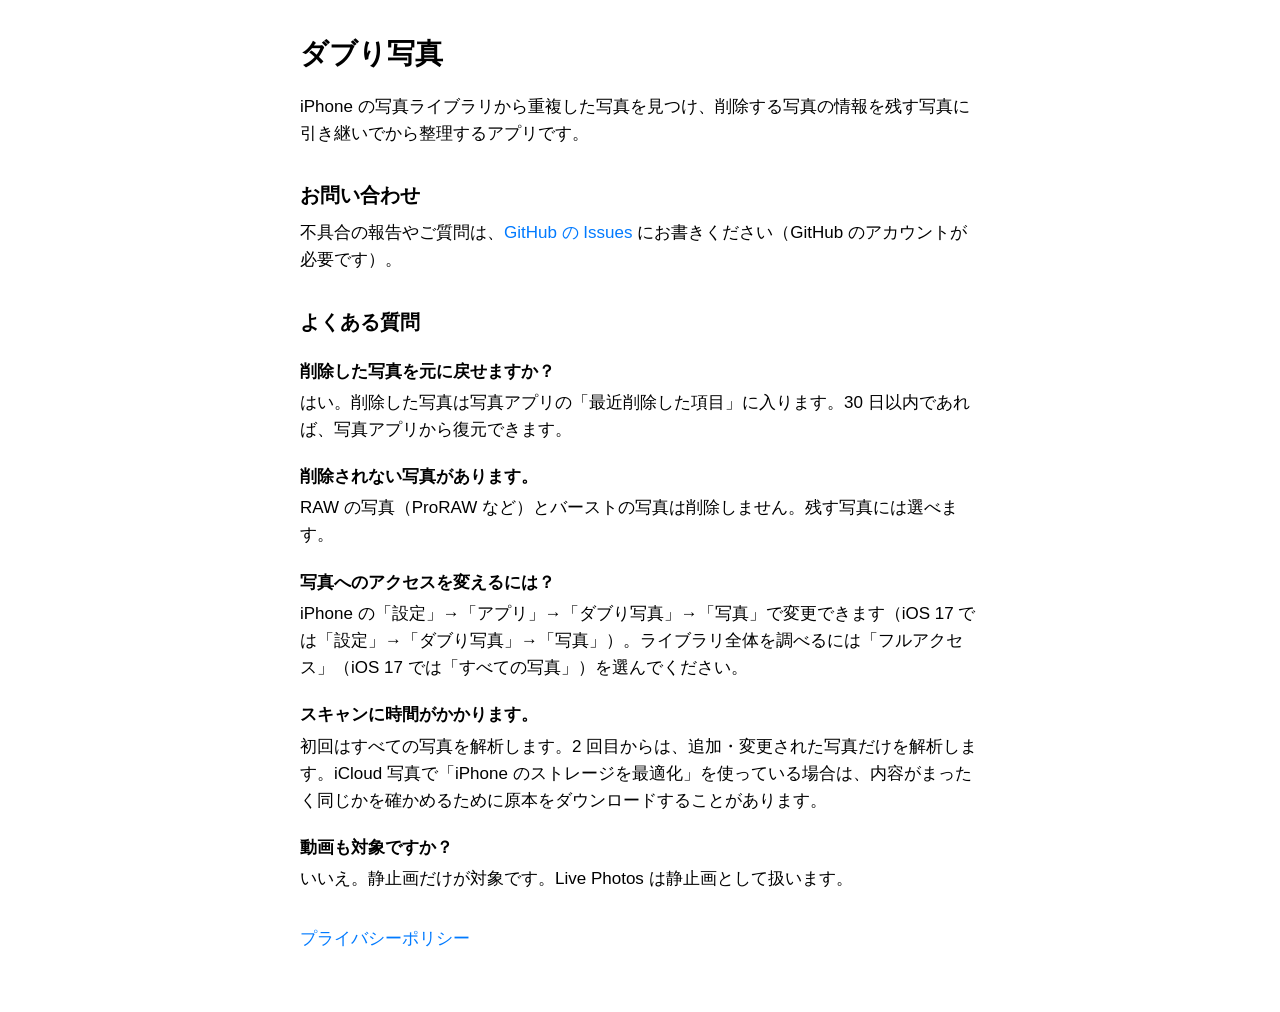
<file: index.html>
<!doctype html>
<html lang="ja">
<head>
<meta charset="utf-8">
<meta name="viewport" content="width=device-width, initial-scale=1">
<title>ダブり写真 サポート</title>
<link rel="stylesheet" href="style.css">
</head>
<body>
<main>
<h1>ダブり写真</h1>
<p>iPhone の写真ライブラリから重複した写真を見つけ、削除する写真の情報を残す写真に引き継いでから整理するアプリです。</p>

<h2>お問い合わせ</h2>
<p>不具合の報告やご質問は、<a href="https://github.com/shiroma460/photo_dedupe-support/issues">GitHub の Issues</a> にお書きください（GitHub のアカウントが必要です）。</p>

<h2>よくある質問</h2>

<h3>削除した写真を元に戻せますか？</h3>
<p>はい。削除した写真は写真アプリの「最近削除した項目」に入ります。30 日以内であれば、写真アプリから復元できます。</p>

<h3>削除されない写真があります。</h3>
<p>RAW の写真（ProRAW など）とバーストの写真は削除しません。残す写真には選べます。</p>

<h3>写真へのアクセスを変えるには？</h3>
<p>iPhone の「設定」→「アプリ」→「ダブり写真」→「写真」で変更できます（iOS 17 では「設定」→「ダブり写真」→「写真」）。ライブラリ全体を調べるには「フルアクセス」（iOS 17 では「すべての写真」）を選んでください。</p>

<h3>スキャンに時間がかかります。</h3>
<p>初回はすべての写真を解析します。2 回目からは、追加・変更された写真だけを解析します。iCloud 写真で「iPhone のストレージを最適化」を使っている場合は、内容がまったく同じかを確かめるために原本をダウンロードすることがあります。</p>

<h3>動画も対象ですか？</h3>
<p>いいえ。静止画だけが対象です。Live Photos は静止画として扱います。</p>

<p class="links"><a href="privacy.html">プライバシーポリシー</a></p>
</main>
</body>
</html>
</file>
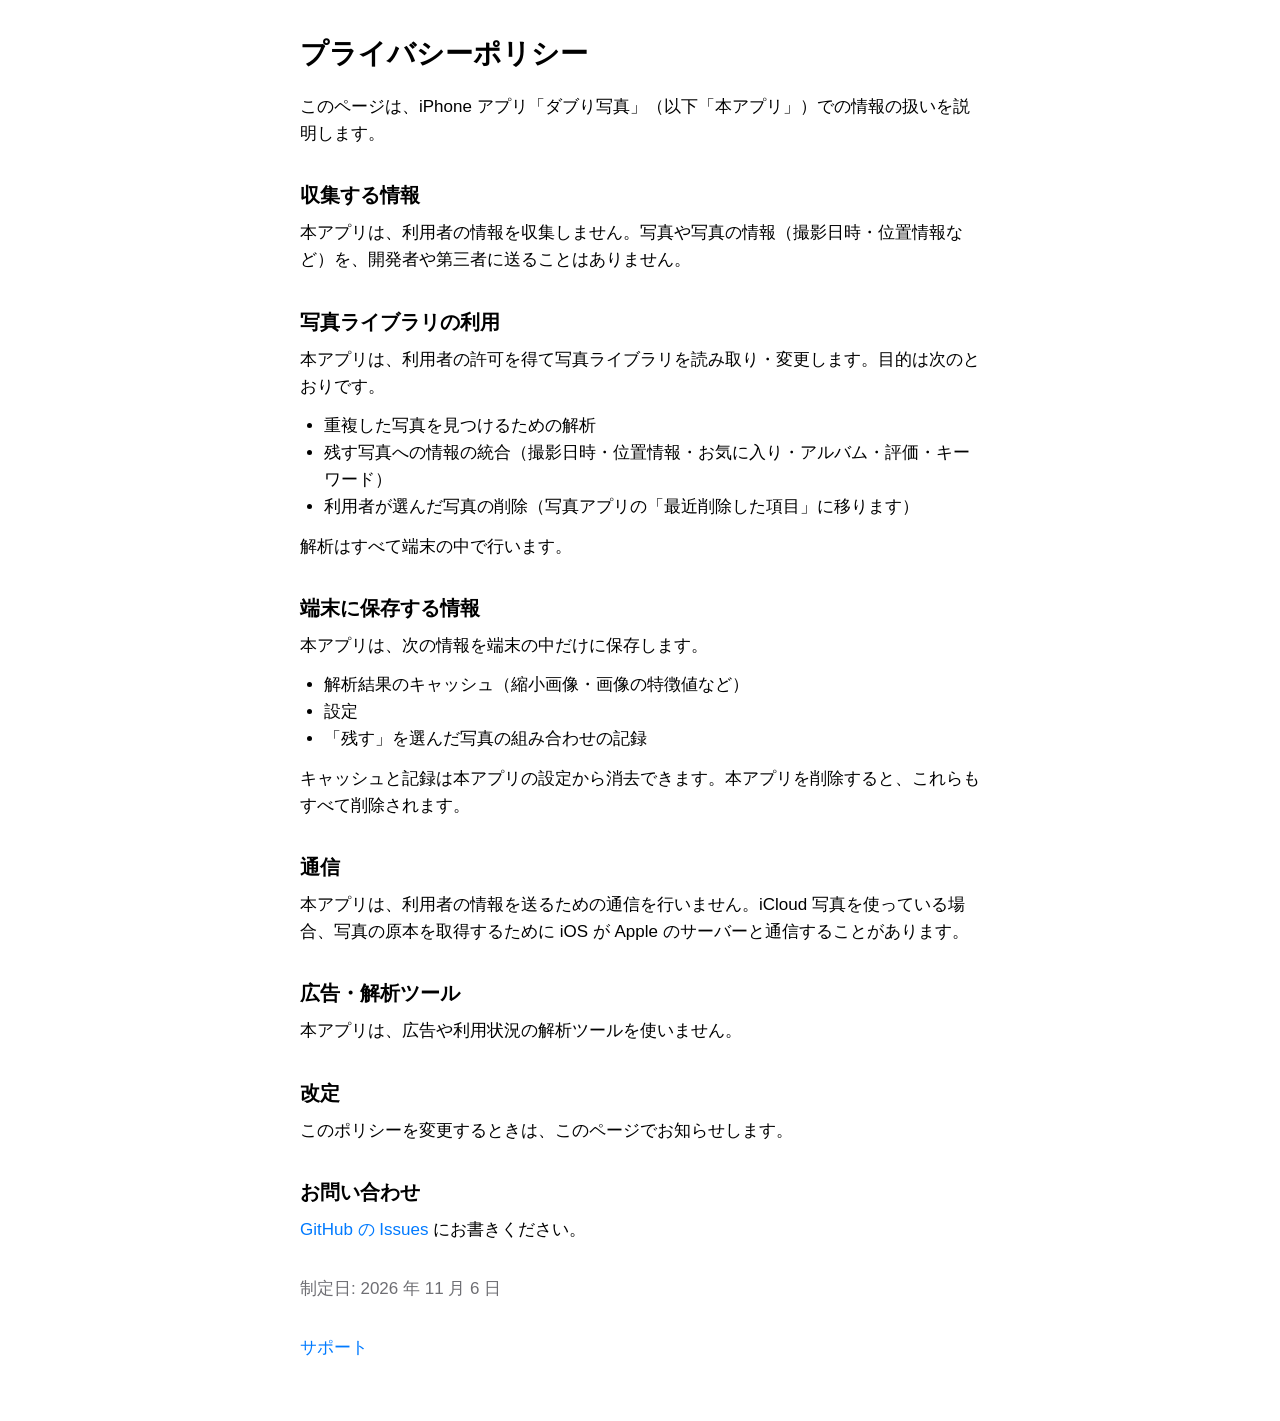
<file: privacy.html>
<!doctype html>
<html lang="ja">
<head>
<meta charset="utf-8">
<meta name="viewport" content="width=device-width, initial-scale=1">
<title>ダブり写真 プライバシーポリシー</title>
<link rel="stylesheet" href="style.css">
</head>
<body>
<main>
<h1>プライバシーポリシー</h1>
<p>このページは、iPhone アプリ「ダブり写真」（以下「本アプリ」）での情報の扱いを説明します。</p>

<h2>収集する情報</h2>
<p>本アプリは、利用者の情報を収集しません。写真や写真の情報（撮影日時・位置情報など）を、開発者や第三者に送ることはありません。</p>

<h2>写真ライブラリの利用</h2>
<p>本アプリは、利用者の許可を得て写真ライブラリを読み取り・変更します。目的は次のとおりです。</p>
<ul>
<li>重複した写真を見つけるための解析</li>
<li>残す写真への情報の統合（撮影日時・位置情報・お気に入り・アルバム・評価・キーワード）</li>
<li>利用者が選んだ写真の削除（写真アプリの「最近削除した項目」に移ります）</li>
</ul>
<p>解析はすべて端末の中で行います。</p>

<h2>端末に保存する情報</h2>
<p>本アプリは、次の情報を端末の中だけに保存します。</p>
<ul>
<li>解析結果のキャッシュ（縮小画像・画像の特徴値など）</li>
<li>設定</li>
<li>「残す」を選んだ写真の組み合わせの記録</li>
</ul>
<p>キャッシュと記録は本アプリの設定から消去できます。本アプリを削除すると、これらもすべて削除されます。</p>

<h2>通信</h2>
<p>本アプリは、利用者の情報を送るための通信を行いません。iCloud 写真を使っている場合、写真の原本を取得するために iOS が Apple のサーバーと通信することがあります。</p>

<h2>広告・解析ツール</h2>
<p>本アプリは、広告や利用状況の解析ツールを使いません。</p>

<h2>改定</h2>
<p>このポリシーを変更するときは、このページでお知らせします。</p>

<h2>お問い合わせ</h2>
<p><a href="https://github.com/shiroma460/photo_dedupe-support/issues">GitHub の Issues</a> にお書きください。</p>

<p class="date">制定日: 2026 年 11 月 6 日</p>
<p class="links"><a href="./">サポート</a></p>
</main>
</body>
</html>
</file>
<file: style.css>
:root {
  color-scheme: light dark;
  --text: #000000;
  --secondary: #6e6e73;
  --link: #007aff;
  --background: #ffffff;
}

@media (prefers-color-scheme: dark) {
  :root {
    --text: #ffffff;
    --secondary: #98989d;
    --link: #0a84ff;
    --background: #000000;
  }
}

body {
  margin: 0;
  background: var(--background);
  color: var(--text);
  font-family: -apple-system, BlinkMacSystemFont, "Hiragino Sans", "Hiragino Kaku Gothic ProN", "Noto Sans JP", sans-serif;
  font-size: 17px;
  line-height: 1.6;
}

main {
  max-width: 680px;
  margin: 0 auto;
  padding: 32px 16px 48px;
}

h1 {
  font-size: 28px;
  margin: 0 0 16px;
}

h2 {
  font-size: 20px;
  margin: 32px 0 8px;
}

h3 {
  font-size: 17px;
  margin: 20px 0 4px;
}

p, ul {
  margin: 0 0 12px;
}

ul {
  padding-left: 1.4em;
}

a {
  color: var(--link);
  text-decoration: none;
}

a:hover {
  text-decoration: underline;
}

.date, .links {
  color: var(--secondary);
  margin-top: 32px;
}
</file>
